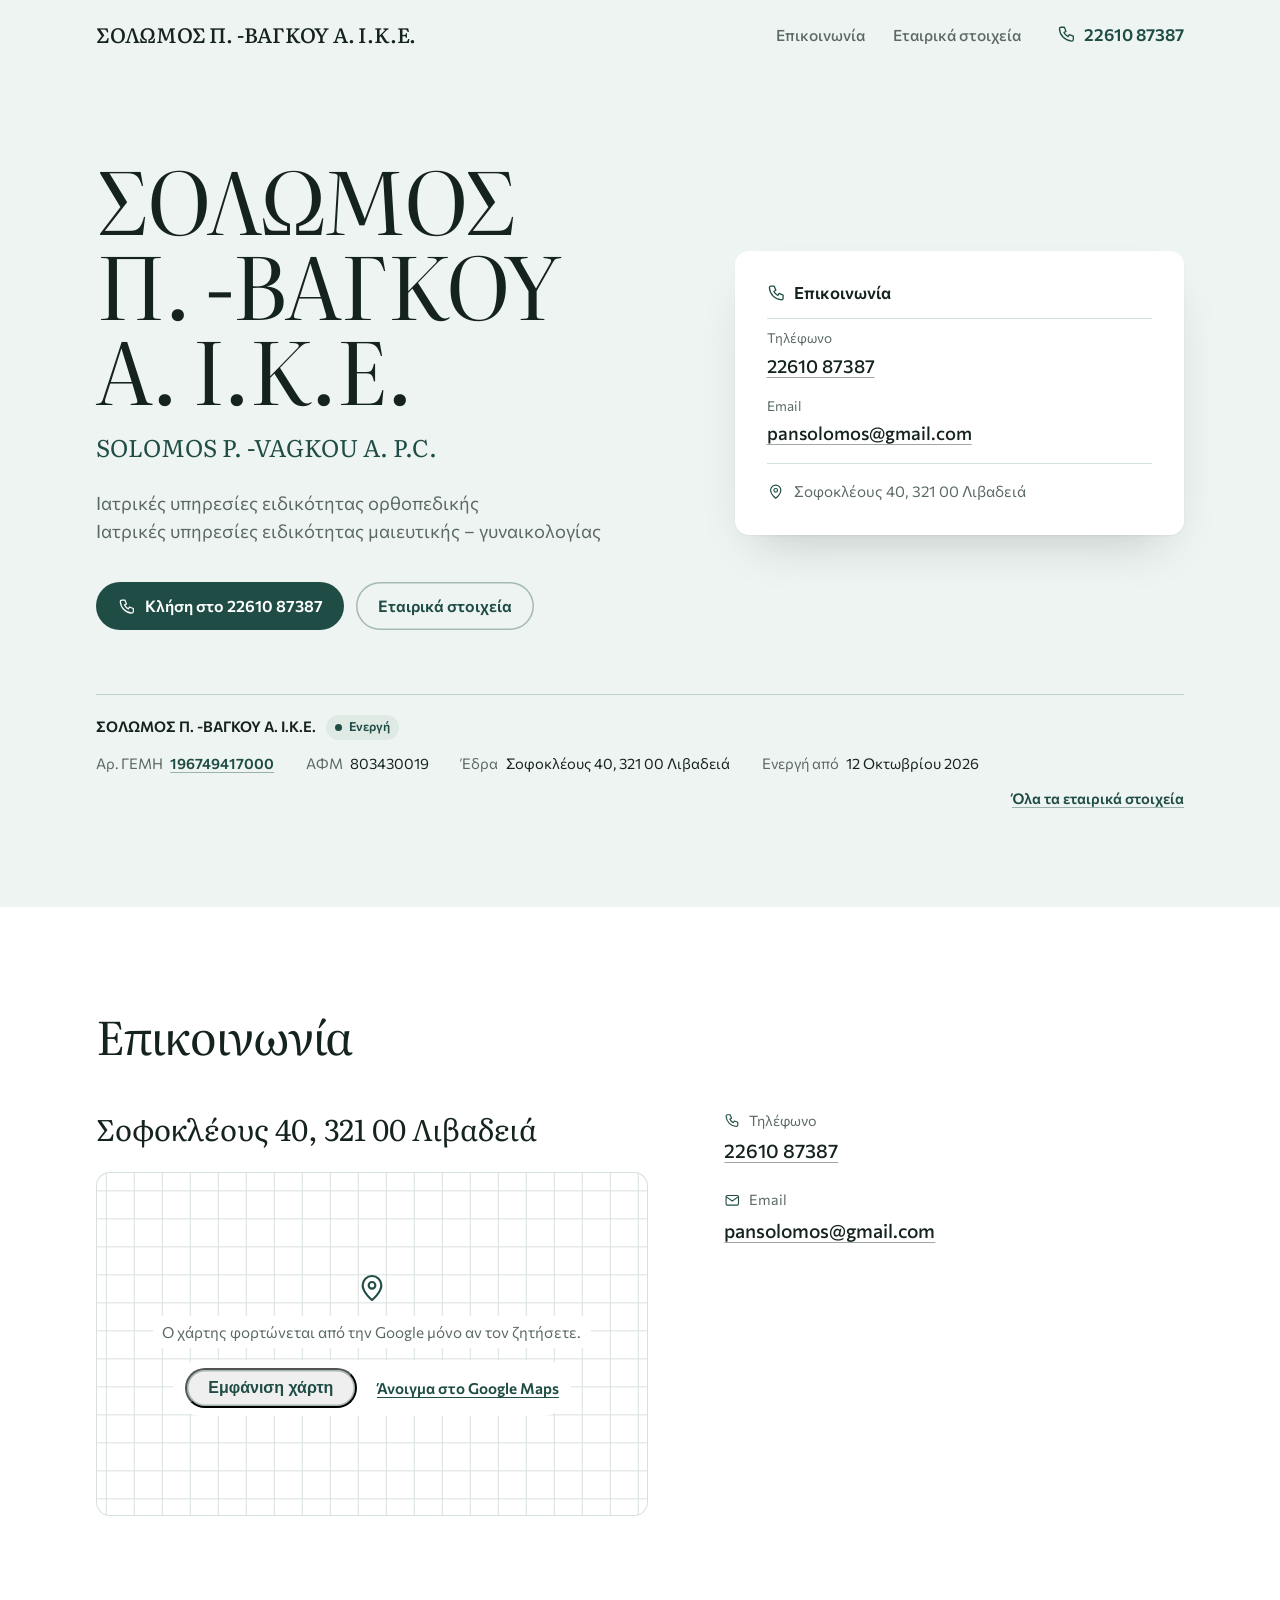
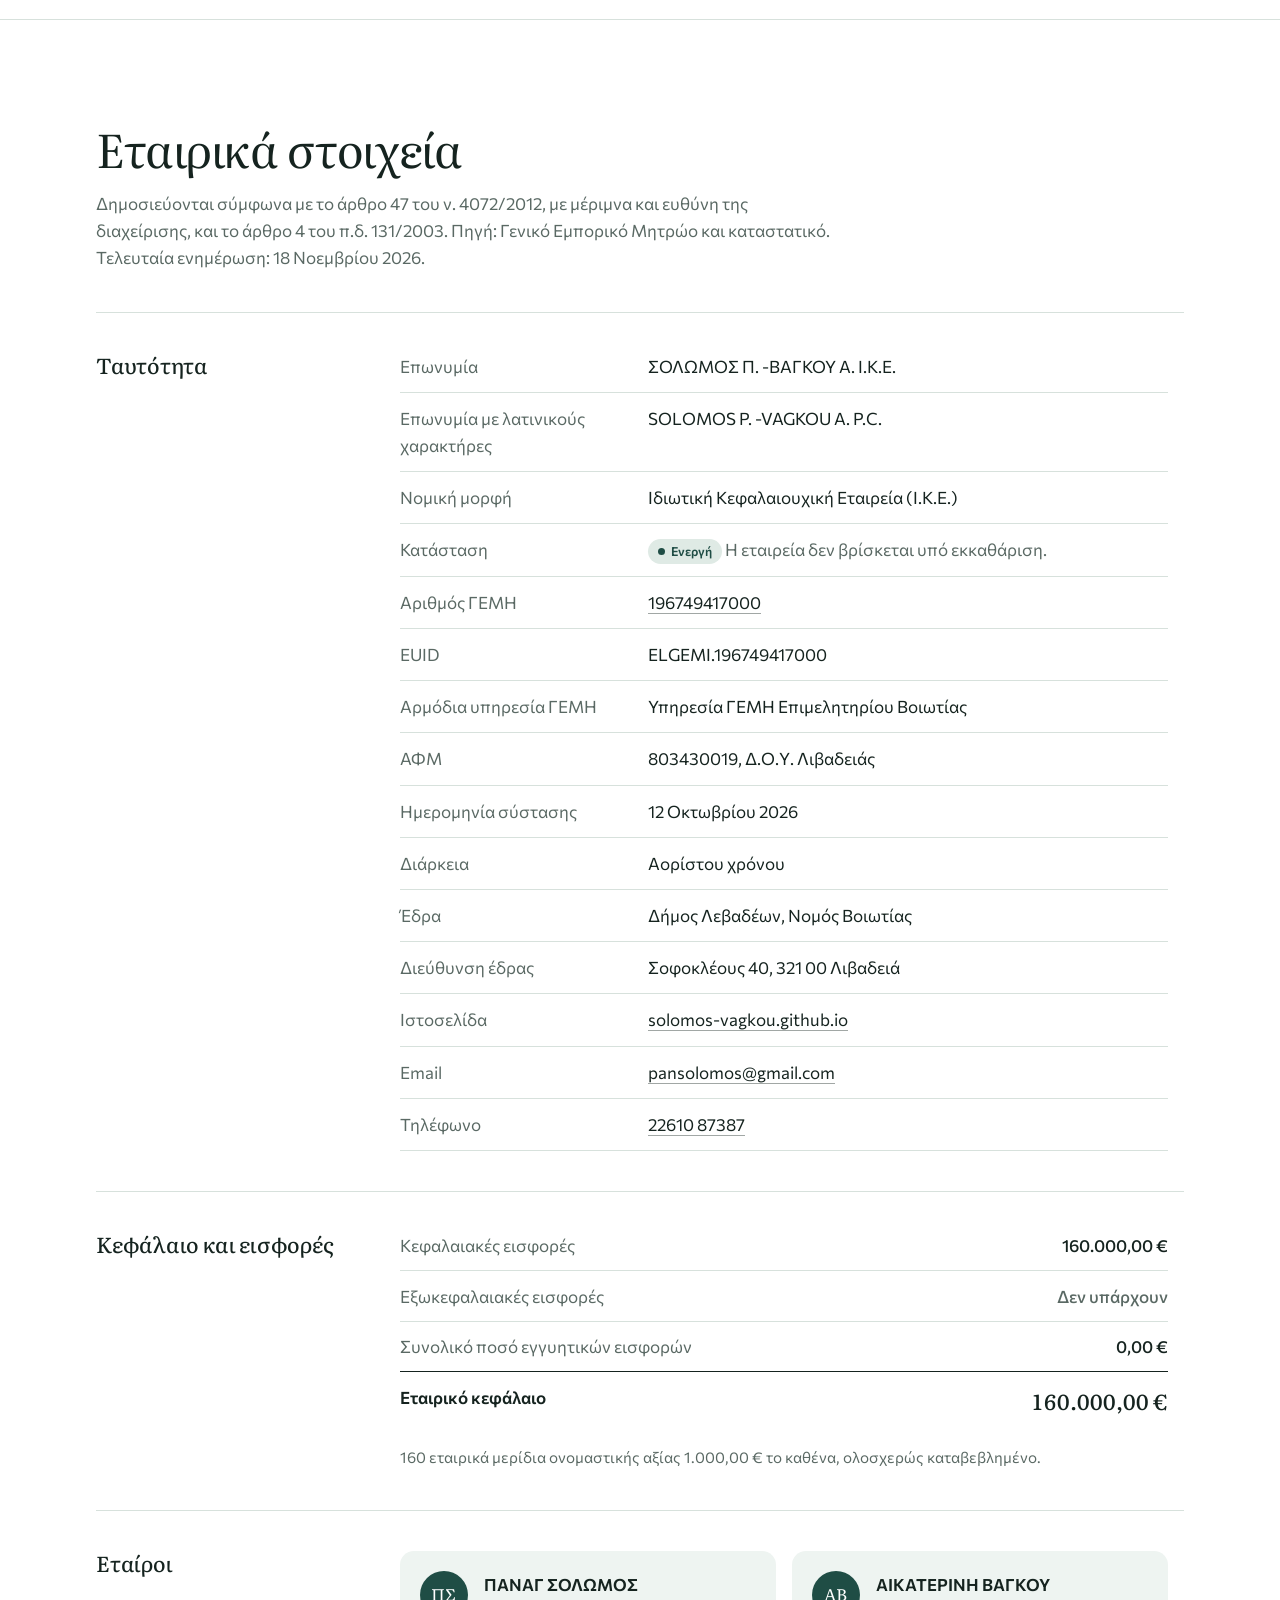
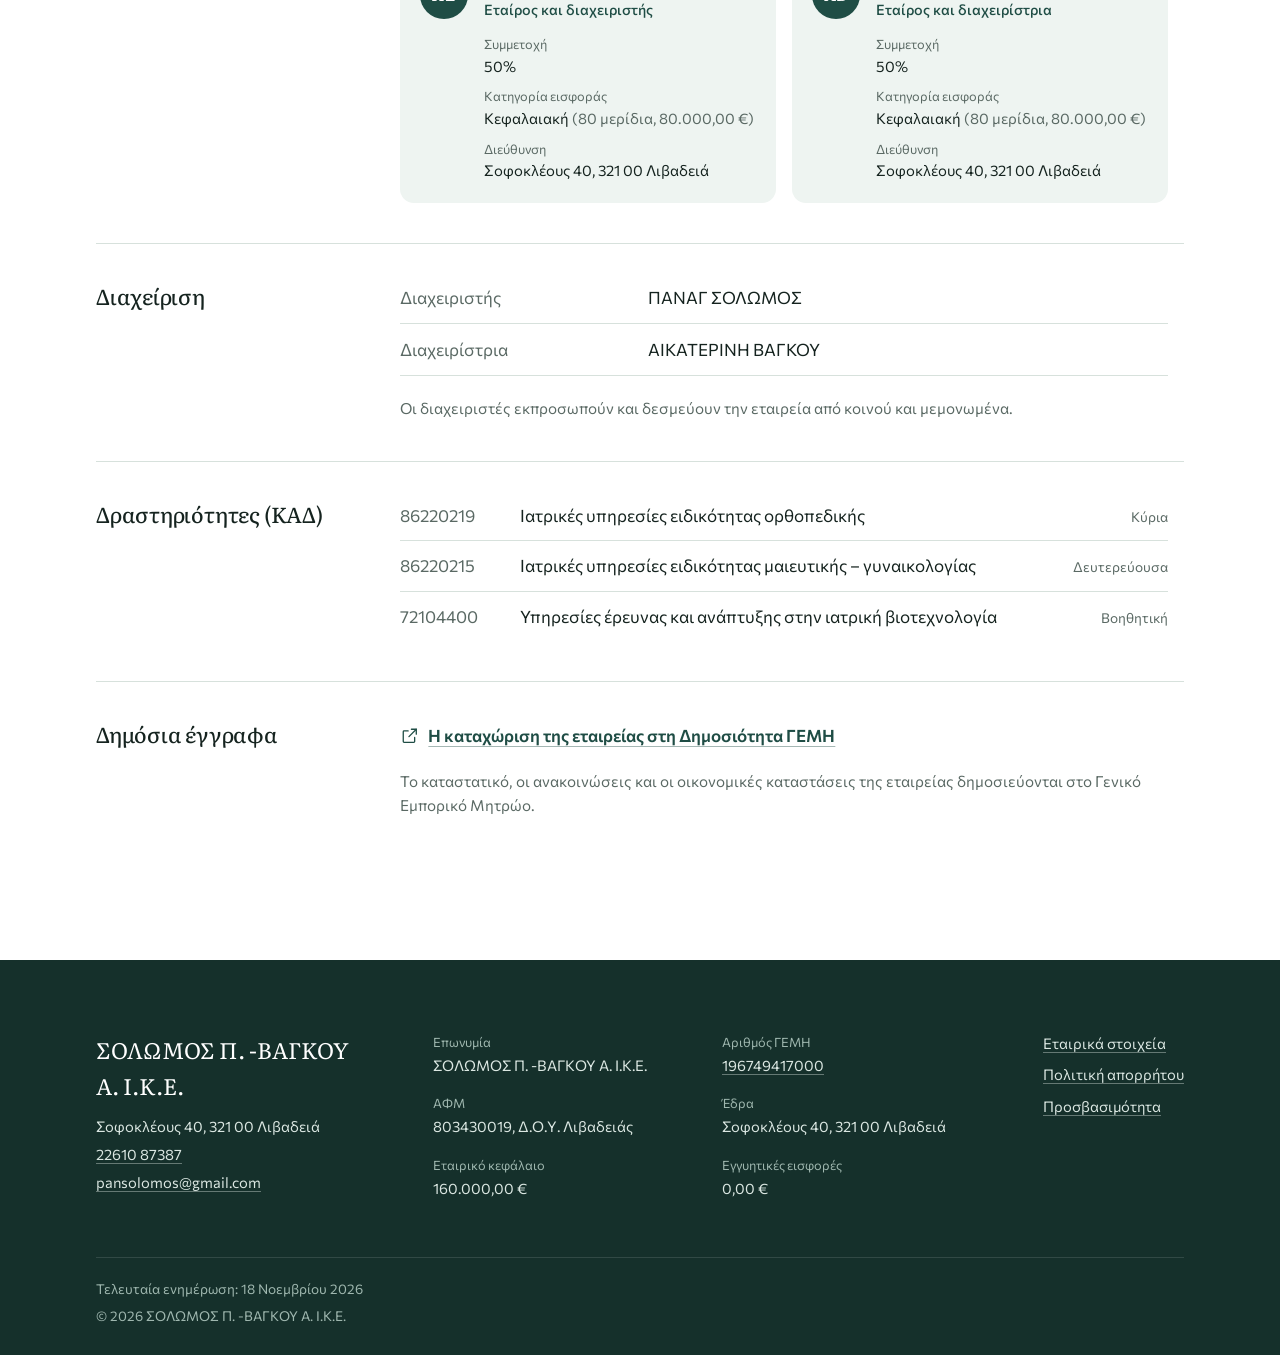
<file: index.html>
<!doctype html>
<html lang="el">
<head>
<meta charset="utf-8">
<meta name="viewport" content="width=device-width, initial-scale=1">
<title>ΣΟΛΩΜΟΣ Π. -ΒΑΓΚΟΥ Α. Ι.Κ.Ε. | ΣΟΛΩΜΟΣ Π. -ΒΑΓΚΟΥ Α. Ι.Κ.Ε.</title>
<meta name="description" content="Ορθοπεδικό και μαιευτικό – γυναικολογικό ιατρείο στη Λιβαδειά. Οι επισκέψεις γίνονται κατόπιν ραντεβού.">
<meta name="theme-color" content="#1f4d45">
<meta property="og:type" content="website">
<meta property="og:locale" content="el_GR">
<meta property="og:title" content="ΣΟΛΩΜΟΣ Π. -ΒΑΓΚΟΥ Α. Ι.Κ.Ε. | ΣΟΛΩΜΟΣ Π. -ΒΑΓΚΟΥ Α. Ι.Κ.Ε.">
<meta property="og:description" content="Ορθοπεδικό και μαιευτικό – γυναικολογικό ιατρείο στη Λιβαδειά. Οι επισκέψεις γίνονται κατόπιν ραντεβού.">
<meta property="og:url" content="https://solomos-vagkou.github.io/">
<link rel="canonical" href="https://solomos-vagkou.github.io/">
<link rel="icon" href="favicon.svg" type="image/svg+xml">
<link rel="preload" href="fonts/literata-greek-opsz-normal.woff2" as="font" type="font/woff2" crossorigin>
<link rel="preload" href="fonts/commissioner-greek-wght-normal.woff2" as="font" type="font/woff2" crossorigin>
<link rel="stylesheet" href="style.css">
<script type="application/ld+json">{"@context": "https://schema.org", "@type": "MedicalClinic", "name": "ΣΟΛΩΜΟΣ Π. -ΒΑΓΚΟΥ Α. Ι.Κ.Ε.", "legalName": "ΣΟΛΩΜΟΣ Π. -ΒΑΓΚΟΥ Α. Ι.Κ.Ε.", "url": "https://solomos-vagkou.github.io/", "email": "pansolomos@gmail.com", "vatID": "EL803430019", "identifier": {"@type": "PropertyValue", "propertyID": "ΓΕΜΗ", "value": "196749417000"}, "telephone": "+302261087387", "address": {"@type": "PostalAddress", "streetAddress": "Σοφοκλέους 40", "postalCode": "32100", "addressLocality": "Λιβαδειά", "addressCountry": "GR"}}</script>
</head>
<body>
<a class="skip" href="#main">Μετάβαση στο περιεχόμενο</a>

<header class="masthead">
  <div class="wrap masthead__bar">
    <a class="brand" href="index.html">ΣΟΛΩΜΟΣ Π. -ΒΑΓΚΟΥ Α. Ι.Κ.Ε.</a>
    <nav class="nav" aria-label="Κύρια πλοήγηση"><ul><li><a href="index.html#episkepsi">Επικοινωνία</a></li><li><a href="index.html#etairika">Εταιρικά στοιχεία</a></li></ul></nav>
    <a class="masthead__call" href="tel:+302261087387"><svg class="icon" viewBox="0 0 24 24" aria-hidden="true" focusable="false" fill="none" stroke="currentColor" stroke-width="1.6" stroke-linecap="round" stroke-linejoin="round"><path d="M5 4h4l2 5-2.5 1.5a11 11 0 0 0 5 5L15 13l5 2v4a2 2 0 0 1-2 2A16 16 0 0 1 3 6a2 2 0 0 1 2-2"/></svg><span>22610 87387</span></a>
  </div>
</header>

<main id="main">
<section class="hero">
  <div class="wrap hero__grid">
    <div class="hero__intro">
      <h1 class="hero__title">ΣΟΛΩΜΟΣ Π. -ΒΑΓΚΟΥ Α. Ι.Κ.Ε.</h1>
      <p class="hero__specialties">SOLOMOS P. -VAGKOU A. P.C.</p>
      <p class="hero__lede">Ιατρικές υπηρεσίες ειδικότητας ορθοπεδικής<br>Ιατρικές υπηρεσίες ειδικότητας μαιευτικής – γυναικολογίας</p>
      <div class="hero__actions">
        <a class="btn btn--primary" href="tel:+302261087387"><svg class="icon" viewBox="0 0 24 24" aria-hidden="true" focusable="false" fill="none" stroke="currentColor" stroke-width="1.6" stroke-linecap="round" stroke-linejoin="round"><path d="M5 4h4l2 5-2.5 1.5a11 11 0 0 0 5 5L15 13l5 2v4a2 2 0 0 1-2 2A16 16 0 0 1 3 6a2 2 0 0 1 2-2"/></svg><span>Κλήση στο <span class="num">22610 87387</span></span></a>
        <a class="btn btn--quiet" href="#etairika">Εταιρικά στοιχεία</a>
      </div>
    </div>
    <aside class="hours" aria-labelledby="contact-title">
      <div class="hours__head">
        <h2 id="contact-title"><svg class="icon" viewBox="0 0 24 24" aria-hidden="true" focusable="false" fill="none" stroke="currentColor" stroke-width="1.6" stroke-linecap="round" stroke-linejoin="round"><path d="M5 4h4l2 5-2.5 1.5a11 11 0 0 0 5 5L15 13l5 2v4a2 2 0 0 1-2 2A16 16 0 0 1 3 6a2 2 0 0 1 2-2"/></svg>Επικοινωνία</h2>
      </div>
      <dl class="contact-card">
        <div><dt>Τηλέφωνο</dt><dd><a href="tel:+302261087387">22610 87387</a></dd></div>
        <div><dt>Email</dt><dd><a href="mailto:pansolomos@gmail.com">pansolomos@gmail.com</a></dd></div>
      </dl>
      <p class="hours__address"><svg class="icon" viewBox="0 0 24 24" aria-hidden="true" focusable="false" fill="none" stroke="currentColor" stroke-width="1.6" stroke-linecap="round" stroke-linejoin="round"><path d="M12 21s-7-5.6-7-11a7 7 0 0 1 14 0c0 5.4-7 11-7 11z"/><circle cx="12" cy="10" r="2.5"/></svg><span>Σοφοκλέους 40, 321 00 Λιβαδειά</span></p>
    </aside>
  </div>
  <div class="wrap"><div class="regstrip">
  <p class="regstrip__name">ΣΟΛΩΜΟΣ Π. -ΒΑΓΚΟΥ Α. Ι.Κ.Ε. <span class="badge">Ενεργή</span></p>
  <dl class="regstrip__facts">
    <div><dt>Αρ. ΓΕΜΗ</dt><dd><a class="num" href="https://publicity.businessportal.gr/company/196749417000" target="_blank" rel="noopener" title="Επίσημη καταχώριση στη Δημοσιότητα ΓΕΜΗ">196749417000</a></dd></div>
    <div><dt>ΑΦΜ</dt><dd class="num">803430019</dd></div>
    <div><dt>Έδρα</dt><dd>Σοφοκλέους 40, 321 00 Λιβαδειά</dd></div>
    <div><dt>Ενεργή από</dt><dd>12 Οκτωβρίου 2026</dd></div>
  </dl>
  <a class="regstrip__more" href="#etairika">Όλα τα εταιρικά στοιχεία</a>
</div></div>
</section><section class="section" id="episkepsi" aria-labelledby="episkepsi-title">
  <div class="wrap">
    <h2 class="section__title" id="episkepsi-title">Επικοινωνία</h2>
    <div class="visit">
      <div class="visit__where">
        <p class="visit__address">Σοφοκλέους 40, 321 00 Λιβαδειά</p>
        
        
        <div class="map" data-src="https://maps.google.com/maps?q=%CE%A3%CE%BF%CF%86%CE%BF%CE%BA%CE%BB%CE%AD%CE%BF%CF%85%CF%82%2040%2C%20321%2000%20%CE%9B%CE%B9%CE%B2%CE%B1%CE%B4%CE%B5%CE%B9%CE%AC&amp;z=17&amp;output=embed" data-title="Χάρτης: Σοφοκλέους 40, 321 00 Λιβαδειά">
  <div class="map__consent">
    <svg class="icon" viewBox="0 0 24 24" aria-hidden="true" focusable="false" fill="none" stroke="currentColor" stroke-width="1.6" stroke-linecap="round" stroke-linejoin="round"><path d="M12 21s-7-5.6-7-11a7 7 0 0 1 14 0c0 5.4-7 11-7 11z"/><circle cx="12" cy="10" r="2.5"/></svg>
    <p>Ο χάρτης φορτώνεται από την Google μόνο αν τον ζητήσετε.</p>
    <div class="map__actions">
      <button type="button" class="btn btn--quiet" data-load-map>Εμφάνιση χάρτη</button>
      <a class="textlink" href="https://www.google.com/maps/search/?api=1&amp;query=%CE%A3%CE%BF%CF%86%CE%BF%CE%BA%CE%BB%CE%AD%CE%BF%CF%85%CF%82%2040%2C%20321%2000%20%CE%9B%CE%B9%CE%B2%CE%B1%CE%B4%CE%B5%CE%B9%CE%AC" target="_blank" rel="noopener">Άνοιγμα στο Google Maps</a>
    </div>
  </div>
</div>
      </div>
      <div class="visit__side">
        <dl class="visit__contact">
          <div><dt><svg class="icon" viewBox="0 0 24 24" aria-hidden="true" focusable="false" fill="none" stroke="currentColor" stroke-width="1.6" stroke-linecap="round" stroke-linejoin="round"><path d="M5 4h4l2 5-2.5 1.5a11 11 0 0 0 5 5L15 13l5 2v4a2 2 0 0 1-2 2A16 16 0 0 1 3 6a2 2 0 0 1 2-2"/></svg>Τηλέφωνο</dt><dd><a href="tel:+302261087387">22610 87387</a></dd></div>
          <div><dt><svg class="icon" viewBox="0 0 24 24" aria-hidden="true" focusable="false" fill="none" stroke="currentColor" stroke-width="1.6" stroke-linecap="round" stroke-linejoin="round"><rect x="3" y="5" width="18" height="14" rx="2"/><path d="m3.5 7 8.5 6 8.5-6"/></svg>Email</dt><dd><a href="mailto:pansolomos@gmail.com">pansolomos@gmail.com</a></dd></div>
          
        </dl>
        
      </div>
    </div>
  </div>
</section><section class="section registry" id="etairika" aria-labelledby="etairika-title">
  <div class="wrap">
    <header class="registry__head">
      <h2 class="section__title" id="etairika-title">Εταιρικά στοιχεία</h2>
      <p>Δημοσιεύονται σύμφωνα με το άρθρο 47 του ν. 4072/2012, με μέριμνα και ευθύνη της διαχείρισης, και το άρθρο 4 του π.δ. 131/2003.
      Πηγή: Γενικό Εμπορικό Μητρώο και καταστατικό. Τελευταία ενημέρωση: 18 Νοεμβρίου 2026.</p>
    </header>
    <div class="registry__block"><h3>Ταυτότητα</h3><div><dl class="facts"><div><dt>Επωνυμία</dt><dd>ΣΟΛΩΜΟΣ Π. -ΒΑΓΚΟΥ Α. Ι.Κ.Ε.</dd></div><div><dt>Επωνυμία με λατινικούς χαρακτήρες</dt><dd>SOLOMOS P. -VAGKOU A. P.C.</dd></div><div><dt>Νομική μορφή</dt><dd>Ιδιωτική Κεφαλαιουχική Εταιρεία (Ι.Κ.Ε.)</dd></div><div><dt>Κατάσταση</dt><dd><span class="badge">Ενεργή</span> <span class="muted">Η εταιρεία δεν βρίσκεται υπό εκκαθάριση.</span></dd></div><div><dt>Αριθμός ΓΕΜΗ</dt><dd><a class="num" href="https://publicity.businessportal.gr/company/196749417000" target="_blank" rel="noopener" title="Επίσημη καταχώριση στη Δημοσιότητα ΓΕΜΗ">196749417000</a></dd></div><div><dt>EUID</dt><dd><span class="num">ELGEMI.196749417000</span></dd></div><div><dt>Αρμόδια υπηρεσία ΓΕΜΗ</dt><dd>Υπηρεσία ΓΕΜΗ Επιμελητηρίου Βοιωτίας</dd></div><div><dt>ΑΦΜ</dt><dd><span class="num">803430019</span>, Δ.Ο.Υ. Λιβαδειάς</dd></div><div><dt>Ημερομηνία σύστασης</dt><dd>12 Οκτωβρίου 2026</dd></div><div><dt>Διάρκεια</dt><dd>Αορίστου χρόνου</dd></div><div><dt>Έδρα</dt><dd>Δήμος Λεβαδέων, Νομός Βοιωτίας</dd></div><div><dt>Διεύθυνση έδρας</dt><dd>Σοφοκλέους 40, 321 00 Λιβαδειά</dd></div><div><dt>Ιστοσελίδα</dt><dd><a href="https://solomos-vagkou.github.io/">solomos-vagkou.github.io</a></dd></div><div><dt>Email</dt><dd><a href="mailto:pansolomos@gmail.com">pansolomos@gmail.com</a></dd></div><div><dt>Τηλέφωνο</dt><dd><a href="tel:+302261087387">22610 87387</a></dd></div></dl></div></div><div class="registry__block"><h3>Κεφάλαιο και εισφορές</h3><div><dl class="ledger">
  <div><dt>Κεφαλαιακές εισφορές</dt><dd><span class="num">160.000,00 €</span></dd></div>
  <div><dt>Εξωκεφαλαιακές εισφορές</dt><dd><span class="muted">Δεν υπάρχουν</span></dd></div>
  <div><dt>Συνολικό ποσό εγγυητικών εισφορών</dt><dd><span class="num">0,00 €</span></dd></div>
  <div class="ledger__total"><dt>Εταιρικό κεφάλαιο</dt><dd><span class="num">160.000,00 €</span></dd></div>
</dl>
<p class="note">160 εταιρικά μερίδια ονομαστικής αξίας 1.000,00 € το καθένα, ολοσχερώς καταβεβλημένο.</p></div></div><div class="registry__block"><h3>Εταίροι</h3><div><ul class="partners"><li class="partner">
  <span class="partner__avatar" aria-hidden="true">ΠΣ</span>
  <div class="partner__body">
    <p class="partner__name">ΠΑΝΑΓ ΣΟΛΩΜΟΣ</p>
    <p class="partner__role">Εταίρος και διαχειριστής</p>
    <dl class="partner__facts">
      <div><dt>Συμμετοχή</dt><dd class="num">50%</dd></div>
      <div><dt>Κατηγορία εισφοράς</dt><dd>Κεφαλαιακή <span class="muted">(80 μερίδια, 80.000,00 €)</span></dd></div>
      <div><dt>Διεύθυνση</dt><dd>Σοφοκλέους 40, 321 00 Λιβαδειά</dd></div>
    </dl>
  </div>
</li><li class="partner">
  <span class="partner__avatar" aria-hidden="true">ΑΒ</span>
  <div class="partner__body">
    <p class="partner__name">ΑΙΚΑΤΕΡΙΝΗ ΒΑΓΚΟΥ</p>
    <p class="partner__role">Εταίρος και διαχειρίστρια</p>
    <dl class="partner__facts">
      <div><dt>Συμμετοχή</dt><dd class="num">50%</dd></div>
      <div><dt>Κατηγορία εισφοράς</dt><dd>Κεφαλαιακή <span class="muted">(80 μερίδια, 80.000,00 €)</span></dd></div>
      <div><dt>Διεύθυνση</dt><dd>Σοφοκλέους 40, 321 00 Λιβαδειά</dd></div>
    </dl>
  </div>
</li></ul></div></div><div class="registry__block"><h3>Διαχείριση</h3><div><dl class="facts"><div><dt>Διαχειριστής</dt><dd>ΠΑΝΑΓ ΣΟΛΩΜΟΣ</dd></div><div><dt>Διαχειρίστρια</dt><dd>ΑΙΚΑΤΕΡΙΝΗ ΒΑΓΚΟΥ</dd></div></dl><p class="note">Οι διαχειριστές εκπροσωπούν και δεσμεύουν την εταιρεία από κοινού και μεμονωμένα.</p></div></div><div class="registry__block"><h3>Δραστηριότητες (ΚΑΔ)</h3><div><ul class="kad"><li><span class="num kad__code">86220219</span><span>Ιατρικές υπηρεσίες ειδικότητας ορθοπεδικής</span><span class="kad__type">Κύρια</span></li><li><span class="num kad__code">86220215</span><span>Ιατρικές υπηρεσίες ειδικότητας μαιευτικής – γυναικολογίας</span><span class="kad__type">Δευτερεύουσα</span></li><li><span class="num kad__code">72104400</span><span>Υπηρεσίες έρευνας και ανάπτυξης στην ιατρική βιοτεχνολογία</span><span class="kad__type">Βοηθητική</span></li></ul></div></div><div class="registry__block"><h3>Δημόσια έγγραφα</h3><div><ul class="docs"><li><a href="https://publicity.businessportal.gr/company/196749417000" target="_blank" rel="noopener"><svg class="icon" viewBox="0 0 24 24" aria-hidden="true" focusable="false" fill="none" stroke="currentColor" stroke-width="1.6" stroke-linecap="round" stroke-linejoin="round"><path d="M14 4h6v6"/><path d="M20 4 11 13"/><path d="M18 14v5a1 1 0 0 1-1 1H5a1 1 0 0 1-1-1V7a1 1 0 0 1 1-1h5"/></svg>Η καταχώριση της εταιρείας στη Δημοσιότητα ΓΕΜΗ</a></li></ul><p class="note">Το καταστατικό, οι ανακοινώσεις και οι οικονομικές καταστάσεις της εταιρείας δημοσιεύονται στο Γενικό Εμπορικό Μητρώο.</p></div></div>
  </div>
</section>
</main>
<footer class="footer">
  <div class="wrap footer__grid">
    <div class="footer__contact">
      <p class="footer__name">ΣΟΛΩΜΟΣ Π. -ΒΑΓΚΟΥ Α. Ι.Κ.Ε.</p>
      <p>Σοφοκλέους 40, 321 00 Λιβαδειά</p>
      <p><a href="tel:+302261087387">22610 87387</a></p>
      <p><a href="mailto:pansolomos@gmail.com">pansolomos@gmail.com</a></p>
    </div>
    <dl class="footer__legal">
      <div><dt>Επωνυμία</dt><dd>ΣΟΛΩΜΟΣ Π. -ΒΑΓΚΟΥ Α. Ι.Κ.Ε.</dd></div>
      <div><dt>Αριθμός ΓΕΜΗ</dt><dd><a class="num" href="https://publicity.businessportal.gr/company/196749417000" target="_blank" rel="noopener" title="Επίσημη καταχώριση στη Δημοσιότητα ΓΕΜΗ">196749417000</a></dd></div>
      <div><dt>ΑΦΜ</dt><dd><span class="num">803430019</span>, Δ.Ο.Υ. Λιβαδειάς</dd></div>
      <div><dt>Έδρα</dt><dd>Σοφοκλέους 40, 321 00 Λιβαδειά</dd></div>
      <div><dt>Εταιρικό κεφάλαιο</dt><dd><span class="num">160.000,00 €</span></dd></div>
      <div><dt>Εγγυητικές εισφορές</dt><dd><span class="num">0,00 €</span></dd></div>
      
    </dl>
    <ul class="footer__links">
      <li><a href="index.html#etairika">Εταιρικά στοιχεία</a></li>
      <li><a href="aporrito.html">Πολιτική απορρήτου</a></li>
      <li><a href="prosvasimotita.html">Προσβασιμότητα</a></li>
    </ul>
  </div>
  <div class="wrap">
    <div class="footer__base">
      
      <p>Τελευταία ενημέρωση: 18 Νοεμβρίου 2026</p>
      
      <p>© 2026 ΣΟΛΩΜΟΣ Π. -ΒΑΓΚΟΥ Α. Ι.Κ.Ε.</p>
    </div>
  </div>
</footer>
<div class="callbar" aria-label="Γρήγορες ενέργειες"><a class="callbar__call" href="tel:+302261087387"><svg class="icon" viewBox="0 0 24 24" aria-hidden="true" focusable="false" fill="none" stroke="currentColor" stroke-width="1.6" stroke-linecap="round" stroke-linejoin="round"><path d="M5 4h4l2 5-2.5 1.5a11 11 0 0 0 5 5L15 13l5 2v4a2 2 0 0 1-2 2A16 16 0 0 1 3 6a2 2 0 0 1 2-2"/></svg>Κλήση</a><a class="callbar__map" href="https://www.google.com/maps/search/?api=1&amp;query=%CE%A3%CE%BF%CF%86%CE%BF%CE%BA%CE%BB%CE%AD%CE%BF%CF%85%CF%82%2040%2C%20321%2000%20%CE%9B%CE%B9%CE%B2%CE%B1%CE%B4%CE%B5%CE%B9%CE%AC" target="_blank" rel="noopener"><svg class="icon" viewBox="0 0 24 24" aria-hidden="true" focusable="false" fill="none" stroke="currentColor" stroke-width="1.6" stroke-linecap="round" stroke-linejoin="round"><path d="M12 21s-7-5.6-7-11a7 7 0 0 1 14 0c0 5.4-7 11-7 11z"/><circle cx="12" cy="10" r="2.5"/></svg>Οδηγίες</a></div>
<script>
(function () {
  var row = document.querySelector('.hours tr[data-day="' + new Date().getDay() + '"]');
  if (row) {
    row.classList.add('is-today');
    row.setAttribute('aria-current', 'date');
    var tag = document.createElement('span');
    tag.className = 'hours__today';
    tag.textContent = 'Σήμερα';
    row.querySelector('th').appendChild(tag);
  }
  document.querySelectorAll('[data-load-map]').forEach(function (button) {
    button.addEventListener('click', function () {
      var box = button.closest('.map');
      var frame = document.createElement('iframe');
      frame.src = box.getAttribute('data-src');
      frame.title = box.getAttribute('data-title');
      frame.loading = 'lazy';
      frame.referrerPolicy = 'no-referrer-when-downgrade';
      box.classList.add('is-loaded');
      box.replaceChildren(frame);
    });
  });
})();
</script>
</body>
</html>
</file>
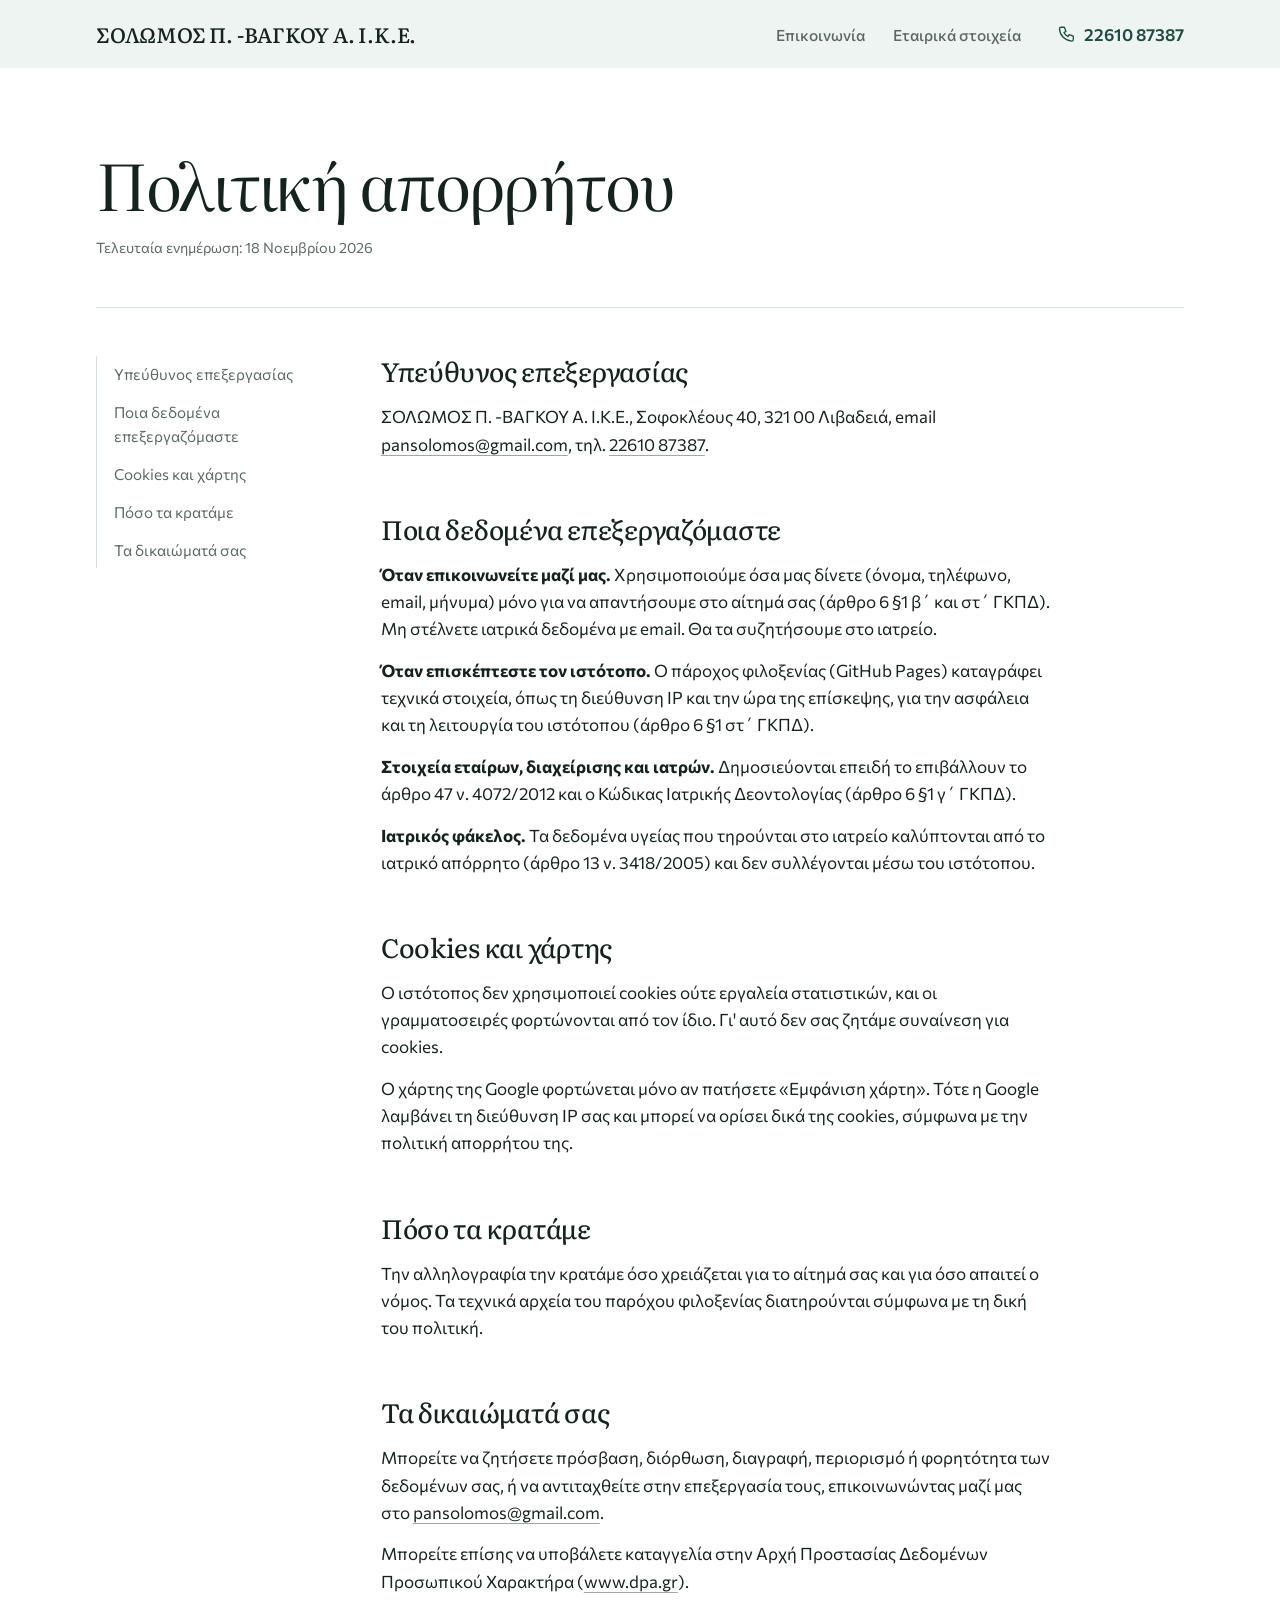
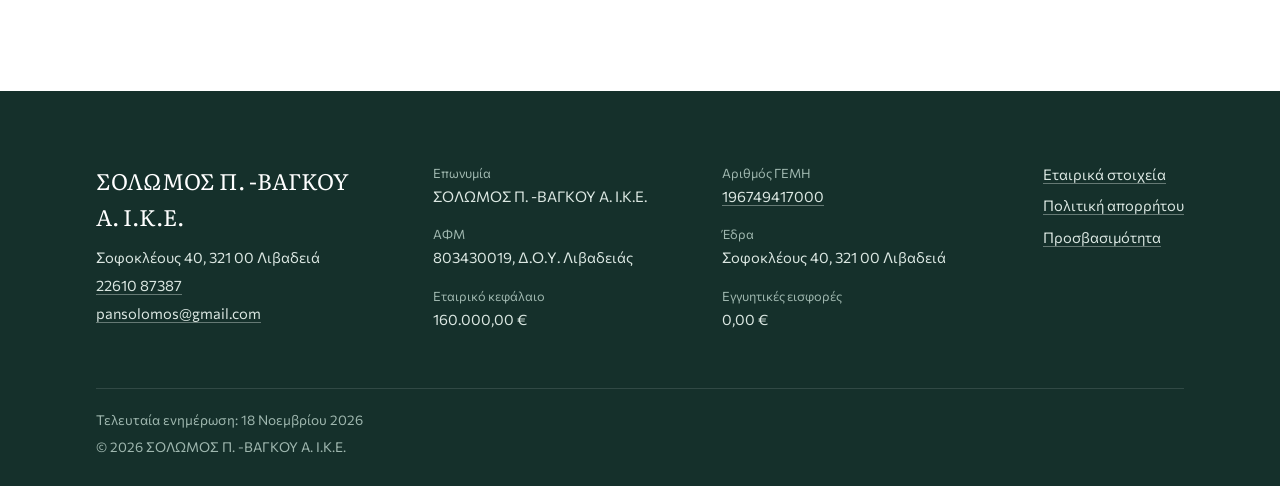
<file: aporrito.html>
<!doctype html>
<html lang="el">
<head>
<meta charset="utf-8">
<meta name="viewport" content="width=device-width, initial-scale=1">
<title>Πολιτική απορρήτου | ΣΟΛΩΜΟΣ Π. -ΒΑΓΚΟΥ Α. Ι.Κ.Ε.</title>
<meta name="description" content="Πώς τα ΣΟΛΩΜΟΣ Π. -ΒΑΓΚΟΥ Α. Ι.Κ.Ε. επεξεργάζονται προσωπικά δεδομένα.">
<meta name="theme-color" content="#1f4d45">
<meta property="og:type" content="website">
<meta property="og:locale" content="el_GR">
<meta property="og:title" content="Πολιτική απορρήτου | ΣΟΛΩΜΟΣ Π. -ΒΑΓΚΟΥ Α. Ι.Κ.Ε.">
<meta property="og:description" content="Πώς τα ΣΟΛΩΜΟΣ Π. -ΒΑΓΚΟΥ Α. Ι.Κ.Ε. επεξεργάζονται προσωπικά δεδομένα.">
<meta property="og:url" content="https://solomos-vagkou.github.io/aporrito.html">
<link rel="canonical" href="https://solomos-vagkou.github.io/aporrito.html">
<link rel="icon" href="favicon.svg" type="image/svg+xml">
<link rel="preload" href="fonts/literata-greek-opsz-normal.woff2" as="font" type="font/woff2" crossorigin>
<link rel="preload" href="fonts/commissioner-greek-wght-normal.woff2" as="font" type="font/woff2" crossorigin>
<link rel="stylesheet" href="style.css">

</head>
<body>
<a class="skip" href="#main">Μετάβαση στο περιεχόμενο</a>

<header class="masthead">
  <div class="wrap masthead__bar">
    <a class="brand" href="index.html">ΣΟΛΩΜΟΣ Π. -ΒΑΓΚΟΥ Α. Ι.Κ.Ε.</a>
    <nav class="nav" aria-label="Κύρια πλοήγηση"><ul><li><a href="index.html#episkepsi">Επικοινωνία</a></li><li><a href="index.html#etairika">Εταιρικά στοιχεία</a></li></ul></nav>
    <a class="masthead__call" href="tel:+302261087387"><svg class="icon" viewBox="0 0 24 24" aria-hidden="true" focusable="false" fill="none" stroke="currentColor" stroke-width="1.6" stroke-linecap="round" stroke-linejoin="round"><path d="M5 4h4l2 5-2.5 1.5a11 11 0 0 0 5 5L15 13l5 2v4a2 2 0 0 1-2 2A16 16 0 0 1 3 6a2 2 0 0 1 2-2"/></svg><span>22610 87387</span></a>
  </div>
</header>

<main id="main">
<div class="doc wrap">
  <header class="doc__head">
    <h1>Πολιτική απορρήτου</h1>
    
    <p class="doc__meta">Τελευταία ενημέρωση: 18 Νοεμβρίου 2026</p>
  </header>
  <div class="doc__body">
    <nav class="doc__toc" aria-label="Περιεχόμενα σελίδας"><ul><li><a href="#ypeythynos">Υπεύθυνος επεξεργασίας</a></li><li><a href="#dedomena">Ποια δεδομένα επεξεργαζόμαστε</a></li><li><a href="#cookies">Cookies και χάρτης</a></li><li><a href="#diatirisi">Πόσο τα κρατάμε</a></li><li><a href="#dikaiomata">Τα δικαιώματά σας</a></li></ul></nav>
    <div class="doc__content"><section class="doc__section" id="ypeythynos" aria-labelledby="ypeythynos-t"><h2 id="ypeythynos-t">Υπεύθυνος επεξεργασίας</h2><p>ΣΟΛΩΜΟΣ Π. -ΒΑΓΚΟΥ Α. Ι.Κ.Ε., Σοφοκλέους 40, 321 00 Λιβαδειά, email <a href="mailto:pansolomos@gmail.com">pansolomos@gmail.com</a>, τηλ. <a href="tel:+302261087387">22610 87387</a>.</p></section><section class="doc__section" id="dedomena" aria-labelledby="dedomena-t"><h2 id="dedomena-t">Ποια δεδομένα επεξεργαζόμαστε</h2><p><strong>Όταν επικοινωνείτε μαζί μας.</strong> Χρησιμοποιούμε όσα μας δίνετε (όνομα, τηλέφωνο, email, μήνυμα) μόνο για να απαντήσουμε στο αίτημά σας (άρθρο 6 §1 β΄ και στ΄ ΓΚΠΔ). Μη στέλνετε ιατρικά δεδομένα με email. Θα τα συζητήσουμε στο ιατρείο.</p><p><strong>Όταν επισκέπτεστε τον ιστότοπο.</strong> Ο πάροχος φιλοξενίας (GitHub Pages) καταγράφει τεχνικά στοιχεία, όπως τη διεύθυνση IP και την ώρα της επίσκεψης, για την ασφάλεια και τη λειτουργία του ιστότοπου (άρθρο 6 §1 στ΄ ΓΚΠΔ).</p><p><strong>Στοιχεία εταίρων, διαχείρισης και ιατρών.</strong> Δημοσιεύονται επειδή το επιβάλλουν το άρθρο 47 ν. 4072/2012 και ο Κώδικας Ιατρικής Δεοντολογίας (άρθρο 6 §1 γ΄ ΓΚΠΔ).</p><p><strong>Ιατρικός φάκελος.</strong> Τα δεδομένα υγείας που τηρούνται στο ιατρείο καλύπτονται από το ιατρικό απόρρητο (άρθρο 13 ν. 3418/2005) και δεν συλλέγονται μέσω του ιστότοπου.</p></section><section class="doc__section" id="cookies" aria-labelledby="cookies-t"><h2 id="cookies-t">Cookies και χάρτης</h2><p>Ο ιστότοπος δεν χρησιμοποιεί cookies ούτε εργαλεία στατιστικών, και οι γραμματοσειρές φορτώνονται από τον ίδιο. Γι' αυτό δεν σας ζητάμε συναίνεση για cookies.</p><p>Ο χάρτης της Google φορτώνεται μόνο αν πατήσετε «Εμφάνιση χάρτη». Τότε η Google λαμβάνει τη διεύθυνση IP σας και μπορεί να ορίσει δικά της cookies, σύμφωνα με την πολιτική απορρήτου της.</p></section><section class="doc__section" id="diatirisi" aria-labelledby="diatirisi-t"><h2 id="diatirisi-t">Πόσο τα κρατάμε</h2><p>Την αλληλογραφία την κρατάμε όσο χρειάζεται για το αίτημά σας και για όσο απαιτεί ο νόμος. Τα τεχνικά αρχεία του παρόχου φιλοξενίας διατηρούνται σύμφωνα με τη δική του πολιτική.</p></section><section class="doc__section" id="dikaiomata" aria-labelledby="dikaiomata-t"><h2 id="dikaiomata-t">Τα δικαιώματά σας</h2><p>Μπορείτε να ζητήσετε πρόσβαση, διόρθωση, διαγραφή, περιορισμό ή φορητότητα των δεδομένων σας, ή να αντιταχθείτε στην επεξεργασία τους, επικοινωνώντας μαζί μας στο <a href="mailto:pansolomos@gmail.com">pansolomos@gmail.com</a>.</p><p>Μπορείτε επίσης να υποβάλετε καταγγελία στην Αρχή Προστασίας Δεδομένων Προσωπικού Χαρακτήρα (<a href="https://www.dpa.gr">www.dpa.gr</a>).</p></section></div>
  </div>
</div>
</main>
<footer class="footer">
  <div class="wrap footer__grid">
    <div class="footer__contact">
      <p class="footer__name">ΣΟΛΩΜΟΣ Π. -ΒΑΓΚΟΥ Α. Ι.Κ.Ε.</p>
      <p>Σοφοκλέους 40, 321 00 Λιβαδειά</p>
      <p><a href="tel:+302261087387">22610 87387</a></p>
      <p><a href="mailto:pansolomos@gmail.com">pansolomos@gmail.com</a></p>
    </div>
    <dl class="footer__legal">
      <div><dt>Επωνυμία</dt><dd>ΣΟΛΩΜΟΣ Π. -ΒΑΓΚΟΥ Α. Ι.Κ.Ε.</dd></div>
      <div><dt>Αριθμός ΓΕΜΗ</dt><dd><a class="num" href="https://publicity.businessportal.gr/company/196749417000" target="_blank" rel="noopener" title="Επίσημη καταχώριση στη Δημοσιότητα ΓΕΜΗ">196749417000</a></dd></div>
      <div><dt>ΑΦΜ</dt><dd><span class="num">803430019</span>, Δ.Ο.Υ. Λιβαδειάς</dd></div>
      <div><dt>Έδρα</dt><dd>Σοφοκλέους 40, 321 00 Λιβαδειά</dd></div>
      <div><dt>Εταιρικό κεφάλαιο</dt><dd><span class="num">160.000,00 €</span></dd></div>
      <div><dt>Εγγυητικές εισφορές</dt><dd><span class="num">0,00 €</span></dd></div>
      
    </dl>
    <ul class="footer__links">
      <li><a href="index.html#etairika">Εταιρικά στοιχεία</a></li>
      <li><a href="aporrito.html">Πολιτική απορρήτου</a></li>
      <li><a href="prosvasimotita.html">Προσβασιμότητα</a></li>
    </ul>
  </div>
  <div class="wrap">
    <div class="footer__base">
      
      <p>Τελευταία ενημέρωση: 18 Νοεμβρίου 2026</p>
      
      <p>© 2026 ΣΟΛΩΜΟΣ Π. -ΒΑΓΚΟΥ Α. Ι.Κ.Ε.</p>
    </div>
  </div>
</footer>
<div class="callbar" aria-label="Γρήγορες ενέργειες"><a class="callbar__call" href="tel:+302261087387"><svg class="icon" viewBox="0 0 24 24" aria-hidden="true" focusable="false" fill="none" stroke="currentColor" stroke-width="1.6" stroke-linecap="round" stroke-linejoin="round"><path d="M5 4h4l2 5-2.5 1.5a11 11 0 0 0 5 5L15 13l5 2v4a2 2 0 0 1-2 2A16 16 0 0 1 3 6a2 2 0 0 1 2-2"/></svg>Κλήση</a><a class="callbar__map" href="https://www.google.com/maps/search/?api=1&amp;query=%CE%A3%CE%BF%CF%86%CE%BF%CE%BA%CE%BB%CE%AD%CE%BF%CF%85%CF%82%2040%2C%20321%2000%20%CE%9B%CE%B9%CE%B2%CE%B1%CE%B4%CE%B5%CE%B9%CE%AC" target="_blank" rel="noopener"><svg class="icon" viewBox="0 0 24 24" aria-hidden="true" focusable="false" fill="none" stroke="currentColor" stroke-width="1.6" stroke-linecap="round" stroke-linejoin="round"><path d="M12 21s-7-5.6-7-11a7 7 0 0 1 14 0c0 5.4-7 11-7 11z"/><circle cx="12" cy="10" r="2.5"/></svg>Οδηγίες</a></div>
<script>
(function () {
  var row = document.querySelector('.hours tr[data-day="' + new Date().getDay() + '"]');
  if (row) {
    row.classList.add('is-today');
    row.setAttribute('aria-current', 'date');
    var tag = document.createElement('span');
    tag.className = 'hours__today';
    tag.textContent = 'Σήμερα';
    row.querySelector('th').appendChild(tag);
  }
  document.querySelectorAll('[data-load-map]').forEach(function (button) {
    button.addEventListener('click', function () {
      var box = button.closest('.map');
      var frame = document.createElement('iframe');
      frame.src = box.getAttribute('data-src');
      frame.title = box.getAttribute('data-title');
      frame.loading = 'lazy';
      frame.referrerPolicy = 'no-referrer-when-downgrade';
      box.classList.add('is-loaded');
      box.replaceChildren(frame);
    });
  });
})();
</script>
</body>
</html>
</file>
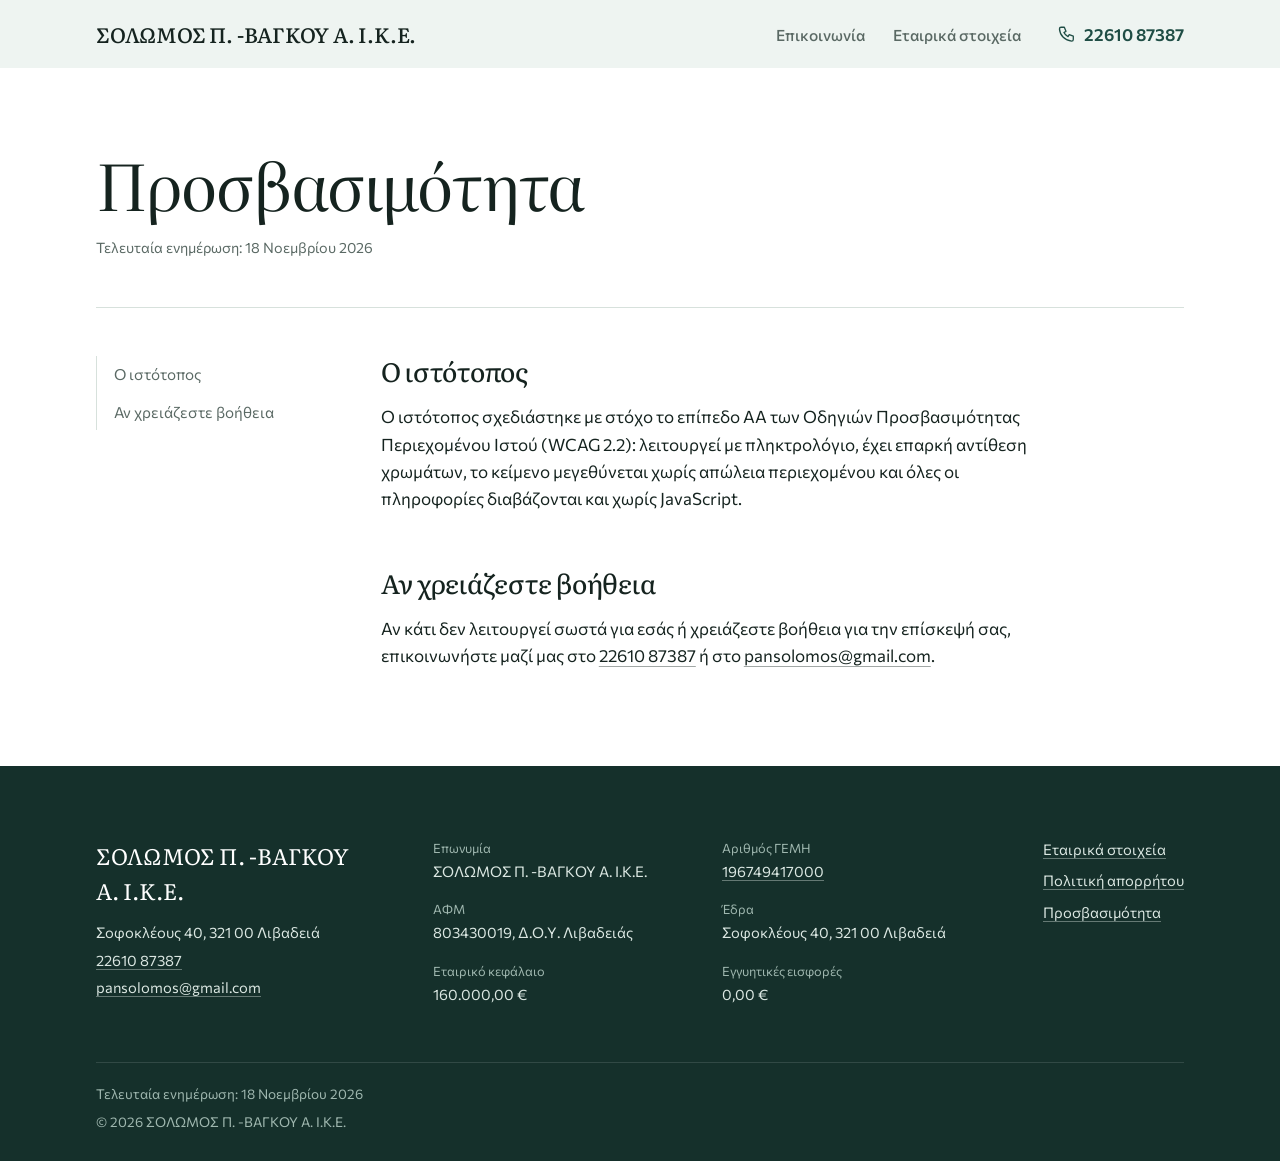
<file: prosvasimotita.html>
<!doctype html>
<html lang="el">
<head>
<meta charset="utf-8">
<meta name="viewport" content="width=device-width, initial-scale=1">
<title>Προσβασιμότητα | ΣΟΛΩΜΟΣ Π. -ΒΑΓΚΟΥ Α. Ι.Κ.Ε.</title>
<meta name="description" content="Δήλωση προσβασιμότητας: ΣΟΛΩΜΟΣ Π. -ΒΑΓΚΟΥ Α. Ι.Κ.Ε..">
<meta name="theme-color" content="#1f4d45">
<meta property="og:type" content="website">
<meta property="og:locale" content="el_GR">
<meta property="og:title" content="Προσβασιμότητα | ΣΟΛΩΜΟΣ Π. -ΒΑΓΚΟΥ Α. Ι.Κ.Ε.">
<meta property="og:description" content="Δήλωση προσβασιμότητας: ΣΟΛΩΜΟΣ Π. -ΒΑΓΚΟΥ Α. Ι.Κ.Ε..">
<meta property="og:url" content="https://solomos-vagkou.github.io/prosvasimotita.html">
<link rel="canonical" href="https://solomos-vagkou.github.io/prosvasimotita.html">
<link rel="icon" href="favicon.svg" type="image/svg+xml">
<link rel="preload" href="fonts/literata-greek-opsz-normal.woff2" as="font" type="font/woff2" crossorigin>
<link rel="preload" href="fonts/commissioner-greek-wght-normal.woff2" as="font" type="font/woff2" crossorigin>
<link rel="stylesheet" href="style.css">

</head>
<body>
<a class="skip" href="#main">Μετάβαση στο περιεχόμενο</a>

<header class="masthead">
  <div class="wrap masthead__bar">
    <a class="brand" href="index.html">ΣΟΛΩΜΟΣ Π. -ΒΑΓΚΟΥ Α. Ι.Κ.Ε.</a>
    <nav class="nav" aria-label="Κύρια πλοήγηση"><ul><li><a href="index.html#episkepsi">Επικοινωνία</a></li><li><a href="index.html#etairika">Εταιρικά στοιχεία</a></li></ul></nav>
    <a class="masthead__call" href="tel:+302261087387"><svg class="icon" viewBox="0 0 24 24" aria-hidden="true" focusable="false" fill="none" stroke="currentColor" stroke-width="1.6" stroke-linecap="round" stroke-linejoin="round"><path d="M5 4h4l2 5-2.5 1.5a11 11 0 0 0 5 5L15 13l5 2v4a2 2 0 0 1-2 2A16 16 0 0 1 3 6a2 2 0 0 1 2-2"/></svg><span>22610 87387</span></a>
  </div>
</header>

<main id="main">
<div class="doc wrap">
  <header class="doc__head">
    <h1>Προσβασιμότητα</h1>
    
    <p class="doc__meta">Τελευταία ενημέρωση: 18 Νοεμβρίου 2026</p>
  </header>
  <div class="doc__body">
    <nav class="doc__toc" aria-label="Περιεχόμενα σελίδας"><ul><li><a href="#istotopos">Ο ιστότοπος</a></li><li><a href="#voitheia">Αν χρειάζεστε βοήθεια</a></li></ul></nav>
    <div class="doc__content"><section class="doc__section" id="istotopos" aria-labelledby="istotopos-t"><h2 id="istotopos-t">Ο ιστότοπος</h2><p>Ο ιστότοπος σχεδιάστηκε με στόχο το επίπεδο AA των Οδηγιών Προσβασιμότητας Περιεχομένου Ιστού (WCAG 2.2): λειτουργεί με πληκτρολόγιο, έχει επαρκή αντίθεση χρωμάτων, το κείμενο μεγεθύνεται χωρίς απώλεια περιεχομένου και όλες οι πληροφορίες διαβάζονται και χωρίς JavaScript.</p></section><section class="doc__section" id="voitheia" aria-labelledby="voitheia-t"><h2 id="voitheia-t">Αν χρειάζεστε βοήθεια</h2><p>Αν κάτι δεν λειτουργεί σωστά για εσάς ή χρειάζεστε βοήθεια για την επίσκεψή σας, επικοινωνήστε μαζί μας στο <a href="tel:+302261087387">22610 87387</a> ή στο <a href="mailto:pansolomos@gmail.com">pansolomos@gmail.com</a>.</p></section></div>
  </div>
</div>
</main>
<footer class="footer">
  <div class="wrap footer__grid">
    <div class="footer__contact">
      <p class="footer__name">ΣΟΛΩΜΟΣ Π. -ΒΑΓΚΟΥ Α. Ι.Κ.Ε.</p>
      <p>Σοφοκλέους 40, 321 00 Λιβαδειά</p>
      <p><a href="tel:+302261087387">22610 87387</a></p>
      <p><a href="mailto:pansolomos@gmail.com">pansolomos@gmail.com</a></p>
    </div>
    <dl class="footer__legal">
      <div><dt>Επωνυμία</dt><dd>ΣΟΛΩΜΟΣ Π. -ΒΑΓΚΟΥ Α. Ι.Κ.Ε.</dd></div>
      <div><dt>Αριθμός ΓΕΜΗ</dt><dd><a class="num" href="https://publicity.businessportal.gr/company/196749417000" target="_blank" rel="noopener" title="Επίσημη καταχώριση στη Δημοσιότητα ΓΕΜΗ">196749417000</a></dd></div>
      <div><dt>ΑΦΜ</dt><dd><span class="num">803430019</span>, Δ.Ο.Υ. Λιβαδειάς</dd></div>
      <div><dt>Έδρα</dt><dd>Σοφοκλέους 40, 321 00 Λιβαδειά</dd></div>
      <div><dt>Εταιρικό κεφάλαιο</dt><dd><span class="num">160.000,00 €</span></dd></div>
      <div><dt>Εγγυητικές εισφορές</dt><dd><span class="num">0,00 €</span></dd></div>
      
    </dl>
    <ul class="footer__links">
      <li><a href="index.html#etairika">Εταιρικά στοιχεία</a></li>
      <li><a href="aporrito.html">Πολιτική απορρήτου</a></li>
      <li><a href="prosvasimotita.html">Προσβασιμότητα</a></li>
    </ul>
  </div>
  <div class="wrap">
    <div class="footer__base">
      
      <p>Τελευταία ενημέρωση: 18 Νοεμβρίου 2026</p>
      
      <p>© 2026 ΣΟΛΩΜΟΣ Π. -ΒΑΓΚΟΥ Α. Ι.Κ.Ε.</p>
    </div>
  </div>
</footer>
<div class="callbar" aria-label="Γρήγορες ενέργειες"><a class="callbar__call" href="tel:+302261087387"><svg class="icon" viewBox="0 0 24 24" aria-hidden="true" focusable="false" fill="none" stroke="currentColor" stroke-width="1.6" stroke-linecap="round" stroke-linejoin="round"><path d="M5 4h4l2 5-2.5 1.5a11 11 0 0 0 5 5L15 13l5 2v4a2 2 0 0 1-2 2A16 16 0 0 1 3 6a2 2 0 0 1 2-2"/></svg>Κλήση</a><a class="callbar__map" href="https://www.google.com/maps/search/?api=1&amp;query=%CE%A3%CE%BF%CF%86%CE%BF%CE%BA%CE%BB%CE%AD%CE%BF%CF%85%CF%82%2040%2C%20321%2000%20%CE%9B%CE%B9%CE%B2%CE%B1%CE%B4%CE%B5%CE%B9%CE%AC" target="_blank" rel="noopener"><svg class="icon" viewBox="0 0 24 24" aria-hidden="true" focusable="false" fill="none" stroke="currentColor" stroke-width="1.6" stroke-linecap="round" stroke-linejoin="round"><path d="M12 21s-7-5.6-7-11a7 7 0 0 1 14 0c0 5.4-7 11-7 11z"/><circle cx="12" cy="10" r="2.5"/></svg>Οδηγίες</a></div>
<script>
(function () {
  var row = document.querySelector('.hours tr[data-day="' + new Date().getDay() + '"]');
  if (row) {
    row.classList.add('is-today');
    row.setAttribute('aria-current', 'date');
    var tag = document.createElement('span');
    tag.className = 'hours__today';
    tag.textContent = 'Σήμερα';
    row.querySelector('th').appendChild(tag);
  }
  document.querySelectorAll('[data-load-map]').forEach(function (button) {
    button.addEventListener('click', function () {
      var box = button.closest('.map');
      var frame = document.createElement('iframe');
      frame.src = box.getAttribute('data-src');
      frame.title = box.getAttribute('data-title');
      frame.loading = 'lazy';
      frame.referrerPolicy = 'no-referrer-when-downgrade';
      box.classList.add('is-loaded');
      box.replaceChildren(frame);
    });
  });
})();
</script>
</body>
</html>
</file>
<file: style.css>
/* ==========================================================================
   Ιατρείο / Ι.Κ.Ε. — στατικό site χωρίς εξωτερικά αρχεία.
   Γραμματοσειρές (SIL Open Font License, φιλοξενούνται τοπικά):
   Literata (τίτλοι) και Commissioner (κείμενο), μέσω Fontsource.
   ========================================================================== */

@font-face {
  font-family: "Literata";
  font-style: normal;
  font-display: swap;
  font-weight: 200 900;
  src: url("fonts/literata-greek-opsz-normal.woff2") format("woff2-variations");
  unicode-range: U+0370-0377, U+037A-037F, U+0384-038A, U+038C, U+038E-03A1, U+03A3-03FF;
}
@font-face {
  font-family: "Literata";
  font-style: normal;
  font-display: swap;
  font-weight: 200 900;
  src: url("fonts/literata-latin-opsz-normal.woff2") format("woff2-variations");
  unicode-range: U+0000-00FF, U+0131, U+0152-0153, U+02BB-02BC, U+02C6, U+02DA, U+02DC, U+0304, U+0308, U+0329, U+2000-206F, U+20AC, U+2122, U+2191, U+2193, U+2212, U+2215, U+FEFF, U+FFFD;
}
@font-face {
  font-family: "Commissioner";
  font-style: normal;
  font-display: swap;
  font-weight: 100 900;
  src: url("fonts/commissioner-greek-wght-normal.woff2") format("woff2-variations");
  unicode-range: U+0370-0377, U+037A-037F, U+0384-038A, U+038C, U+038E-03A1, U+03A3-03FF;
}
@font-face {
  font-family: "Commissioner";
  font-style: normal;
  font-display: swap;
  font-weight: 100 900;
  src: url("fonts/commissioner-latin-wght-normal.woff2") format("woff2-variations");
  unicode-range: U+0000-00FF, U+0131, U+0152-0153, U+02BB-02BC, U+02C6, U+02DA, U+02DC, U+0304, U+0308, U+0329, U+2000-206F, U+20AC, U+2122, U+2191, U+2193, U+2212, U+2215, U+FEFF, U+FFFD;
}

:root {
  --paper: #ffffff;
  --wash: #eef4f1;          /* σελαντόν, φόντα ενοτήτων */
  --wash-strong: #dfeae5;
  --ink: #15231f;
  --muted: #5a6964;
  --line: #d7e1dc;
  --brand: #1f4d45;         /* βαθύ πράσινο */
  --brand-hover: #173b35;
  --on-brand: #ffffff;
  --footer: #15302b;
  --on-footer: #dbe7e2;
  --on-footer-muted: #9fb7af;
  --todo: #8a5a00;
  --todo-wash: #fff6e0;

  --serif: "Literata", Georgia, "Times New Roman", serif;
  --sans: "Commissioner", "Segoe UI", system-ui, -apple-system, Roboto, Arial, sans-serif;

  --wrap: 74rem;
  --gutter: clamp(1.25rem, 5vw, 3rem);
  --radius: 14px;
  color-scheme: light dark;
}

@media (prefers-color-scheme: dark) {
  :root {
    --paper: #0f1715;
    --wash: #14201d;
    --wash-strong: #1b2a26;
    --ink: #e7efeb;
    --muted: #9db0a9;
    --line: #26372f;
    --brand: #8fd0bf;
    --brand-hover: #b0e0d3;
    --on-brand: #0d1a17;
    --footer: #0b1210;
    --on-footer: #d3e1db;
    --on-footer-muted: #8aa199;
    --todo: #f2c46b;
    --todo-wash: #2d2410;
  }
}

*, *::before, *::after { box-sizing: border-box; }
html { -webkit-text-size-adjust: 100%; text-size-adjust: 100%; scroll-behavior: smooth; scroll-padding-top: 1.5rem; }

body {
  margin: 0;
  background: var(--paper);
  color: var(--ink);
  font-family: var(--sans);
  font-size: 1.0625rem;
  font-weight: 400;
  line-height: 1.6;
  font-kerning: normal;
  -webkit-font-smoothing: antialiased;
  overflow-wrap: break-word;
}

h1, h2, h3 { font-family: var(--serif); font-optical-sizing: auto; font-weight: 400; line-height: 1.12; margin: 0; letter-spacing: -0.01em; }
p { margin: 0; }
a { color: inherit; text-decoration-thickness: 1px; text-underline-offset: 0.22em; text-decoration-color: color-mix(in srgb, currentColor 40%, transparent); }
a:hover { color: var(--brand); text-decoration-color: currentColor; }
:focus-visible { outline: 3px solid var(--brand); outline-offset: 3px; border-radius: 4px; }

.wrap { width: 100%; max-width: var(--wrap); margin-inline: auto; padding-inline: var(--gutter); }
.num { font-variant-numeric: tabular-nums lining-nums; }
.muted { color: var(--muted); }
.icon { width: 1.15em; height: 1.15em; flex: none; vertical-align: -0.2em; }

.skip { position: absolute; left: -999px; top: 0.75rem; z-index: 20; background: var(--paper); color: var(--ink); padding: 0.6rem 1rem; border-radius: 8px; box-shadow: 0 0 0 2px var(--brand); }
.skip:focus { left: 0.75rem; }

/* ----- προσχέδιο: διακριτικά κενά πεδία ---------------------------------- */
.todo {
  color: var(--todo);
  background: var(--todo-wash);
  border-bottom: 1.5px dashed currentColor;
  padding: 0 0.25em;
  border-radius: 3px 3px 0 0;
  font-family: var(--sans);
  font-size: 0.82em;
  font-weight: 500;
  letter-spacing: 0;
  white-space: normal;
  -webkit-box-decoration-break: clone;
  box-decoration-break: clone;
}
.hero__title .todo, .brand .todo { font-size: 0.5em; vertical-align: middle; }
.draft { background: var(--todo-wash); color: var(--todo); font-size: 0.9rem; padding-block: 0.55rem; border-bottom: 1px solid color-mix(in srgb, var(--todo) 25%, transparent); }
.draft .todo { font-size: 0.95em; }

/* ----- κουμπιά ----------------------------------------------------------- */
.btn {
  display: inline-flex; align-items: center; gap: 0.55rem;
  min-height: 3rem; padding: 0.75rem 1.35rem; border-radius: 999px;
  font-weight: 600; font-size: 1rem; line-height: 1.2; text-decoration: none;
  transition: background-color 0.15s ease, color 0.15s ease, box-shadow 0.15s ease;
}
.btn--primary { background: var(--brand); color: var(--on-brand); }
.btn--primary:hover { background: var(--brand-hover); color: var(--on-brand); }
.btn--quiet { color: var(--brand); box-shadow: inset 0 0 0 1.5px color-mix(in srgb, var(--brand) 35%, transparent); }
.btn--quiet:hover { box-shadow: inset 0 0 0 1.5px var(--brand); color: var(--brand); }
.btn--off { background: transparent; padding: 0; min-height: 0; }

/* ----- κεφαλίδα ---------------------------------------------------------- */
.masthead { background: var(--wash); }
.masthead__bar { display: flex; align-items: center; gap: 0.75rem 2.25rem; flex-wrap: wrap; padding-block: 1.1rem; }
.brand { font-family: var(--serif); font-size: 1.3rem; font-weight: 500; text-decoration: none; color: var(--ink); margin-right: auto; letter-spacing: -0.01em; }
.nav ul { list-style: none; display: flex; gap: 0.25rem 1.75rem; margin: 0; padding: 0; flex-wrap: wrap; }
.nav a { text-decoration: none; color: var(--muted); font-weight: 500; font-size: 0.97rem; padding-block: 0.3rem; }
.nav a:hover { color: var(--ink); }
.nav a[aria-current="page"] { color: var(--ink); box-shadow: inset 0 -2px 0 var(--brand); }
.masthead__call { display: inline-flex; align-items: center; gap: 0.45rem; text-decoration: none; font-weight: 600; color: var(--brand); font-variant-numeric: tabular-nums; }

/* ----- hero -------------------------------------------------------------- */
.hero { background: var(--wash); padding-block: clamp(2.5rem, 7vw, 5.5rem) clamp(3rem, 8vw, 6rem); }
.hero__grid { display: grid; grid-template-columns: minmax(0, 1.25fr) minmax(0, 1fr); gap: clamp(2.5rem, 6vw, 6rem); align-items: center; }
.hero__title {
  font-size: clamp(2.8rem, 1.5rem + 5vw, 5.4rem);
  font-weight: 380;
  line-height: 0.98;
  letter-spacing: -0.025em;
  text-wrap: balance;
}
.hero__specialties { margin-top: 1.1rem; font-family: var(--serif); font-style: normal; font-size: clamp(1.2rem, 1rem + 0.8vw, 1.5rem); color: var(--brand); }
.hero__lede { margin-top: 1.4rem; max-width: 34rem; font-size: 1.15rem; color: var(--muted); line-height: 1.55; }
.hero__actions { display: flex; flex-wrap: wrap; gap: 0.75rem; margin-top: 2.25rem; }

/* το ωράριο: το κύριο στοιχείο της αρχικής */
.hours {
  background: var(--paper);
  border-radius: var(--radius);
  padding: clamp(1.4rem, 3vw, 2rem);
  box-shadow: 0 1px 2px rgb(21 35 31 / 0.05), 0 24px 48px -24px rgb(21 35 31 / 0.25);
}
.hours__head { display: flex; align-items: baseline; justify-content: space-between; gap: 1rem; flex-wrap: wrap; padding-bottom: 1rem; border-bottom: 1px solid var(--line); }
.hours__head h2 { font-family: var(--sans); font-size: 1.05rem; font-weight: 600; letter-spacing: 0; display: inline-flex; align-items: center; gap: 0.5rem; }
.hours__head h2 .icon { color: var(--brand); }
.hours__head p { color: var(--muted); font-size: 0.92rem; }
.hours__table { width: 100%; border-collapse: collapse; margin-block: 0.5rem 1rem; }
.hours__table th, .hours__table td { padding: 0.55rem 0; text-align: left; vertical-align: top; border-bottom: 1px solid var(--line); font-size: 0.98rem; }
.hours__table tr:last-child th, .hours__table tr:last-child td { border-bottom: 0; }
.hours__table th { font-weight: 500; width: 44%; padding-right: 1rem; }
.hours__slots { display: flex; flex-direction: column; gap: 0.1rem; }
.hours__closed { color: var(--muted); }
.hours tr.is-today th, .hours tr.is-today td { color: var(--brand); font-weight: 600; }
.hours__today { display: inline-block; margin-left: 0.5rem; padding: 0.05rem 0.5rem; border-radius: 999px; background: var(--wash-strong); color: var(--brand); font-size: 0.75rem; font-weight: 600; vertical-align: 0.1em; }
.hours__address { display: flex; gap: 0.6rem; padding-top: 1rem; border-top: 1px solid var(--line); color: var(--muted); font-size: 0.95rem; line-height: 1.5; }
.hours__address .icon { color: var(--brand); margin-top: 0.15rem; }
.hours__empty { padding-block: 1rem; }
.contact-card { margin: 0.5rem 0 1rem; display: grid; gap: 0.9rem; }
.contact-card dt { color: var(--muted); font-size: 0.85rem; }
.contact-card dd { margin: 0.1rem 0 0; font-size: 1.15rem; font-weight: 500; }

/* ----- ενότητες ---------------------------------------------------------- */
.section { padding-block: clamp(3.5rem, 8vw, 6.5rem); }
.section--wash { background: var(--wash); }
.section__title { font-size: clamp(2rem, 1.4rem + 2vw, 2.9rem); font-weight: 400; margin-bottom: clamp(2rem, 4vw, 3rem); }
.section__split { display: grid; grid-template-columns: minmax(0, 1fr) minmax(0, 1.6fr); gap: 1rem clamp(2rem, 6vw, 5rem); align-items: start; }
.section__split .section__title { margin-bottom: 0; }

/* ιατροί */
.doctors { display: grid; grid-template-columns: repeat(auto-fit, minmax(min(100%, 28rem), 1fr)); gap: clamp(2.5rem, 5vw, 4rem); }
.doctor { display: grid; grid-template-columns: 9.5rem minmax(0, 1fr); gap: 1.75rem; align-items: start; }
.doctor__portrait { aspect-ratio: 4 / 5; border-radius: var(--radius); background: var(--wash-strong); overflow: hidden; display: grid; place-items: center; }
.doctor__portrait img, .profile__portrait img { width: 100%; height: 100%; object-fit: cover; }
.initials { font-family: var(--serif); font-size: 2.6rem; font-weight: 400; color: var(--brand); letter-spacing: 0.02em; }
.doctor__name { font-size: 1.75rem; font-weight: 450; line-height: 1.15; }
.doctor__name a { text-decoration: none; }
.doctor__name a:hover { text-decoration: underline; }
.doctor__specialty { margin-top: 0.35rem; color: var(--brand); font-weight: 600; }
.doctor__facts { margin: 1.25rem 0 1.25rem; display: grid; gap: 0.75rem; }
.doctor__facts div { display: grid; gap: 0.1rem; }
.doctor__facts dt { color: var(--muted); font-size: 0.85rem; }
.doctor__facts dd { margin: 0; }
.textlink { color: var(--brand); font-weight: 600; text-decoration-color: currentColor; }

/* λίστες με ✓ */
.checklist { list-style: none; margin: 0; padding: 0; display: grid; gap: 0.15rem; }
.checklist li { display: flex; gap: 0.75rem; align-items: flex-start; padding-block: 0.65rem; border-bottom: 1px solid color-mix(in srgb, var(--brand) 16%, transparent); }
.checklist li:last-child { border-bottom: 0; }
.checklist .icon { color: var(--brand); margin-top: 0.2rem; }
.lead-in { font-weight: 600; margin-bottom: 0.5rem; }
.note { margin-top: 1rem; color: var(--muted); font-size: 0.95rem; }

/* σε τι μπορούμε να βοηθήσουμε */
.help { display: grid; grid-template-columns: repeat(auto-fit, minmax(min(100%, 22rem), 1fr)); gap: clamp(2rem, 5vw, 4.5rem); }
.help__title { font-size: 1.6rem; font-weight: 450; }
.help__who { margin: 0.35rem 0 1.25rem; color: var(--muted); font-size: 0.95rem; }
.help__who a { color: var(--brand); font-weight: 600; }

/* επίσκεψη */
.visit { display: grid; grid-template-columns: minmax(0, 1.2fr) minmax(0, 1fr); gap: clamp(2rem, 6vw, 5rem); }
.visit__address { font-family: var(--serif); font-size: clamp(1.4rem, 1.1rem + 1vw, 1.85rem); line-height: 1.3; }
.visit__where > * + * { margin-top: 0.9rem; }
.visit__access { list-style: none; padding: 0; margin: 1.25rem 0 1.5rem; display: grid; gap: 0.4rem; color: var(--muted); }
.visit__contact { margin: 0; display: grid; gap: 1.4rem; align-content: start; }
.visit__contact dt { display: flex; align-items: center; gap: 0.5rem; color: var(--muted); font-size: 0.9rem; }
.visit__contact dt .icon { color: var(--brand); }
.visit__contact dd { margin: 0.2rem 0 0; font-size: 1.2rem; font-weight: 500; }
.emergency { display: flex; gap: 0.65rem; align-items: flex-start; margin-top: 2rem; padding-top: 1.25rem; border-top: 1px solid var(--line); color: var(--muted); font-size: 0.95rem; }
.emergency .icon { color: #b4471f; margin-top: 0.15rem; }
.emergency a { color: var(--ink); font-weight: 700; }

/* χάρτης: φορτώνει μόνο με κλικ */
.map { margin-top: 1.5rem; border-radius: var(--radius); overflow: hidden; background: var(--paper); aspect-ratio: 16 / 10; display: grid; box-shadow: inset 0 0 0 1px var(--line); }
.map iframe { width: 100%; height: 100%; border: 0; }
.map__consent { display: grid; place-content: center; justify-items: center; gap: 0.75rem; padding: 1.5rem; text-align: center; color: var(--muted); font-size: 0.95rem;
  background-image: linear-gradient(var(--line) 1px, transparent 1px), linear-gradient(90deg, var(--line) 1px, transparent 1px); background-size: 28px 28px; background-position: center; }
.map__consent > .icon { width: 2rem; height: 2rem; color: var(--brand); }
.map__consent p { background: var(--paper); padding: 0.25rem 0.6rem; border-radius: 6px; }
.map__actions { display: flex; flex-wrap: wrap; align-items: center; justify-content: center; gap: 0.75rem 1.25rem; background: var(--paper); padding: 0.5rem 0.75rem; border-radius: 999px; }
.map__actions .btn { min-height: 2.5rem; padding-block: 0.5rem; }

/* ταυτότητα ΓΕΜΗ στο hero */
.regstrip { margin-top: clamp(2.5rem, 6vw, 4rem); padding-top: 1.25rem; border-top: 1px solid color-mix(in srgb, var(--brand) 22%, transparent);
  display: flex; flex-wrap: wrap; align-items: center; gap: 0.75rem 2.5rem; font-size: 0.92rem; }
.regstrip__name { font-weight: 600; display: flex; flex-wrap: wrap; align-items: center; gap: 0.6rem; }
.regstrip__facts { margin: 0; display: flex; flex-wrap: wrap; gap: 0.5rem 2rem; }
.regstrip__facts div { display: flex; gap: 0.45rem; }
.regstrip__facts dt { color: var(--muted); }
.regstrip__facts dd { margin: 0; }
.regstrip__facts a { color: var(--brand); font-weight: 600; }
.regstrip__more { margin-left: auto; color: var(--brand); font-weight: 600; }
.badge { display: inline-flex; align-items: center; gap: 0.4rem; padding: 0.15rem 0.6rem; border-radius: 999px; background: var(--wash-strong); color: var(--brand); font-size: 0.78rem; font-weight: 600; font-family: var(--sans); letter-spacing: 0; vertical-align: 0.1em; }
.badge::before { content: ""; width: 0.45rem; height: 0.45rem; border-radius: 50%; background: currentColor; }
.badge--warn { background: #fde8d9; color: #9a3412; }
.liquidation { background: #9a3412; color: #fff; padding-block: 0.65rem; font-size: 0.95rem; }
.liquidation .wrap { display: flex; gap: 0.6rem; align-items: center; }

/* εταιρικά στοιχεία (άρθρο 47) */
.registry { border-top: 1px solid var(--line); }
.registry__head { max-width: 46rem; margin-bottom: clamp(1.5rem, 4vw, 2.5rem); }
.registry__head .section__title { margin-bottom: 1rem; }
.registry__head p { color: var(--muted); }
.registry__block { display: grid; grid-template-columns: 15rem minmax(0, 1fr); gap: 1rem clamp(2rem, 5vw, 4rem); padding-block: clamp(1.75rem, 4vw, 2.5rem); border-top: 1px solid var(--line); }
.registry__block > h3 { font-size: 1.35rem; font-weight: 450; }
.registry__block > div { max-width: 48rem; }
.registry__block .facts > div:first-child { border-top: 0; padding-top: 0; }
.registry__sub { font-family: var(--sans); font-size: 1rem; font-weight: 600; margin: 1.5rem 0 0.25rem; }
.registry__sub:first-child { margin-top: 0; }

.ledger { margin: 0; }
.ledger > div { display: flex; justify-content: space-between; gap: 1rem; padding-block: 0.7rem; border-bottom: 1px solid var(--line); }
.ledger > div:first-child { padding-top: 0; }
.ledger dt { color: var(--muted); }
.ledger dd { margin: 0; text-align: right; font-weight: 500; }
.ledger .ledger__total { border-bottom: 0; border-top: 1.5px solid var(--ink); margin-top: -1px; }
.ledger .ledger__total dt { color: var(--ink); font-weight: 600; }
.ledger .ledger__total dd { font-family: var(--serif); font-size: 1.35rem; font-weight: 500; }

.partners { list-style: none; margin: 0; padding: 0; display: grid; grid-template-columns: repeat(auto-fit, minmax(min(100%, 19rem), 1fr)); gap: 1rem; }
.partner { display: flex; gap: 1rem; padding: 1.25rem; border-radius: var(--radius); background: var(--wash); }
.partner__avatar { flex: none; width: 3rem; height: 3rem; border-radius: 50%; display: grid; place-items: center; background: var(--brand); color: var(--on-brand); font-family: var(--serif); font-size: 1.05rem; letter-spacing: 0.03em; }
.partner__name { font-weight: 600; font-size: 1.05rem; }
.partner__role { color: var(--brand); font-size: 0.9rem; font-weight: 500; }
.partner__facts { margin: 0.85rem 0 0; display: grid; gap: 0.5rem; font-size: 0.93rem; }
.partner__facts dt { color: var(--muted); font-size: 0.8rem; }
.partner__facts dd { margin: 0; }

.kad { list-style: none; margin: 0; padding: 0; }
.kad li { display: grid; grid-template-columns: 6.5rem minmax(0, 1fr) auto; gap: 1rem; padding-block: 0.7rem; border-bottom: 1px solid var(--line); align-items: baseline; }
.kad li:first-child { padding-top: 0; }
.kad li:last-child { border-bottom: 0; }
.kad__code { color: var(--muted); }
.kad__type { color: var(--muted); font-size: 0.85rem; }

.docs { list-style: none; margin: 0; padding: 0; display: grid; gap: 0.6rem; }
.docs a { display: inline-flex; gap: 0.55rem; align-items: center; color: var(--brand); font-weight: 600; }

/* σελίδα ιατρού */
.crumbs { display: flex; flex-wrap: wrap; gap: 0.5rem; padding-block: 1.5rem 0; font-size: 0.9rem; color: var(--muted); }
.crumbs a { color: var(--muted); }
.profile { display: grid; grid-template-columns: minmax(0, 18rem) minmax(0, 1fr); gap: clamp(2rem, 5vw, 4.5rem); padding-block: clamp(2rem, 5vw, 3.5rem) clamp(2.5rem, 6vw, 4rem); align-items: start; }
.profile__portrait { aspect-ratio: 4 / 5; border-radius: var(--radius); background: var(--wash-strong); overflow: hidden; display: grid; place-items: center; }
.profile__portrait .initials { font-size: 4.5rem; }
.profile__intro h1 { font-size: clamp(2.4rem, 1.5rem + 3.2vw, 3.8rem); font-weight: 380; letter-spacing: -0.02em; }
.profile__specialty { margin: 0.5rem 0 1.75rem; color: var(--brand); font-family: var(--serif); font-size: 1.4rem; }
.profile__intro .facts { max-width: 40rem; }
.profile__body { padding-bottom: clamp(3rem, 7vw, 5rem); display: grid; gap: clamp(2rem, 5vw, 3rem); }
.profile__body > * { max-width: 52rem; }
.profile__section h2 { font-size: 1.65rem; font-weight: 450; margin-bottom: 1rem; }
.cv { margin: 0; padding-left: 1.2rem; display: grid; gap: 0.5rem; }

/* μπάρα κλήσης στο κινητό */
.callbar { display: none; }

/* ----- σελίδες τύπου «έγγραφο» ------------------------------------------- */
.doc { padding-block: clamp(2.5rem, 7vw, 5rem) clamp(3.5rem, 8vw, 6rem); }
.doc__head { padding-bottom: clamp(2rem, 5vw, 3rem); border-bottom: 1px solid var(--line); }
.doc__head > * { max-width: 46rem; }
.doc__head h1 { font-size: clamp(2.4rem, 1.5rem + 3.4vw, 4rem); font-weight: 380; letter-spacing: -0.02em; }
.doc__lede { margin-top: 1rem; font-size: 1.12rem; color: var(--muted); line-height: 1.55; }
.doc__meta { margin-top: 1rem; font-size: 0.9rem; color: var(--muted); }
.doc__body { display: grid; grid-template-columns: 13rem minmax(0, 1fr); gap: clamp(2rem, 6vw, 5rem); padding-top: clamp(2rem, 5vw, 3rem); }
.doc__toc ul { list-style: none; margin: 0; padding: 0; position: sticky; top: 1.5rem; display: grid; gap: 0.15rem; border-left: 1px solid var(--line); }
.doc__toc a { display: block; padding: 0.35rem 0 0.35rem 1rem; margin-left: -1px; border-left: 2px solid transparent; color: var(--muted); text-decoration: none; font-size: 0.95rem; }
.doc__toc a:hover { color: var(--brand); border-left-color: var(--brand); }
.doc__content { max-width: 48rem; }
.doc__section + .doc__section { margin-top: clamp(2.5rem, 5vw, 3.5rem); }
.doc__section h2 { font-size: 1.65rem; font-weight: 450; margin-bottom: 1.1rem; }
.doc__section p + p { margin-top: 0.9rem; }
.doc__section > p { max-width: 42rem; }
.doc__sub { font-family: var(--sans); font-size: 1.05rem; font-weight: 600; letter-spacing: 0; margin: 1.5rem 0 0.4rem; }
.doc__sub:first-of-type { margin-top: 0; }

.facts { margin: 0; }
.facts > div { display: grid; grid-template-columns: 14rem minmax(0, 1fr); gap: 0.2rem 1.5rem; padding-block: 0.75rem; border-bottom: 1px solid var(--line); }
.facts > div:first-child { border-top: 1px solid var(--line); }
.facts dt { color: var(--muted); }
.facts dd { margin: 0; }
.facts + p { margin-top: 1.25rem; }

.table { width: 100%; border-collapse: collapse; }
.table th { text-align: left; font-weight: 500; font-size: 0.88rem; color: var(--muted); padding: 0 1rem 0.65rem 0; border-bottom: 1.5px solid var(--ink); }
.table td { padding: 0.9rem 1rem 0.9rem 0; border-bottom: 1px solid var(--line); vertical-align: top; }
.table td:first-child { min-width: 11rem; }
p + .table { margin-top: 1rem; }

/* ----- υποσέλιδο --------------------------------------------------------- */
.footer { background: var(--footer); color: var(--on-footer); font-size: 0.92rem; padding-top: clamp(3rem, 6vw, 4.5rem); }
.footer a { color: inherit; }
.footer a:hover { color: #ffffff; }
.footer .todo { color: #ffd98a; background: rgb(255 217 138 / 0.08); }
.footer .muted { color: var(--on-footer-muted); }
.footer__grid { display: grid; grid-template-columns: minmax(0, 1fr) minmax(0, 2fr) auto; gap: 2.5rem clamp(2rem, 5vw, 4rem); }
.footer__name { font-family: var(--serif); font-size: 1.4rem; color: #ffffff; margin-bottom: 0.75rem; }
.footer__contact p + p { margin-top: 0.25rem; }
.footer__legal { margin: 0; display: grid; grid-template-columns: repeat(auto-fit, minmax(12rem, 1fr)); gap: 1rem 2rem; }
.footer__legal dt { color: var(--on-footer-muted); font-size: 0.8rem; }
.footer__legal dd { margin: 0.1rem 0 0; }
.footer__links { list-style: none; margin: 0; padding: 0; display: grid; gap: 0.5rem; align-content: start; }
.footer__base { display: flex; flex-wrap: wrap; gap: 0.35rem 2rem; margin-top: clamp(2.5rem, 5vw, 3.5rem); padding-block: 1.25rem 1.75rem; border-top: 1px solid rgb(255 255 255 / 0.12); color: var(--on-footer-muted); font-size: 0.85rem; }
.footer__base p:last-child { flex-basis: 100%; }

/* ----- οθόνες ------------------------------------------------------------ */
@media (max-width: 900px) {
  .hero__grid, .section__split, .visit { grid-template-columns: minmax(0, 1fr); }
  .footer__grid { grid-template-columns: minmax(0, 1fr); }
  .doc__body { grid-template-columns: minmax(0, 1fr); }
  .doc__toc { display: none; }
  .registry__block { grid-template-columns: minmax(0, 1fr); }
  .regstrip__more { margin-left: 0; }
  .profile { grid-template-columns: minmax(0, 1fr); }
  .profile__portrait { max-width: 12rem; }
}

@media (max-width: 640px) {
  body { font-size: 1rem; padding-bottom: 4.25rem; }
  .callbar {
    display: grid; grid-template-columns: 1.6fr 1fr; gap: 0.5rem;
    position: fixed; left: 0; right: 0; bottom: 0; z-index: 30;
    padding: 0.6rem max(0.75rem, env(safe-area-inset-left)) calc(0.6rem + env(safe-area-inset-bottom));
    background: color-mix(in srgb, var(--paper) 92%, transparent); backdrop-filter: blur(8px);
    border-top: 1px solid var(--line);
  }
  .callbar a { display: flex; align-items: center; justify-content: center; gap: 0.5rem; min-height: 3rem; border-radius: 999px; font-weight: 600; text-decoration: none; }
  .callbar__call { background: var(--brand); color: var(--on-brand); }
  .callbar__map { color: var(--brand); box-shadow: inset 0 0 0 1.5px color-mix(in srgb, var(--brand) 35%, transparent); }
  .kad li { grid-template-columns: minmax(0, 1fr); gap: 0.1rem; }
  .regstrip { gap: 0.6rem; }
  .regstrip__facts { flex-direction: column; gap: 0.35rem; }
  .masthead__bar { gap: 0.6rem 1.25rem; }
  .brand { width: 100%; }
  .masthead__call { margin-left: auto; }
  .masthead__call span { display: none; }
  .masthead__call .icon { width: 1.4em; height: 1.4em; }
  .nav ul { gap: 0.25rem 1.25rem; }
  .doctor { grid-template-columns: 6.5rem minmax(0, 1fr); gap: 1.25rem; }
  .doctor__portrait .initials { font-size: 2rem; }
  .doctor__name { font-size: 1.45rem; }
  .facts > div { grid-template-columns: minmax(0, 1fr); }
  .facts dt { font-size: 0.85rem; }
  .table thead { position: absolute; width: 1px; height: 1px; overflow: hidden; clip: rect(0 0 0 0); }
  .table tr { display: block; padding-block: 0.75rem; border-bottom: 1px solid var(--line); }
  .table td { display: block; border: 0; padding: 0.15rem 0; }
  .table td::before { content: attr(data-label); display: block; font-size: 0.8rem; color: var(--muted); }
}

@media (prefers-reduced-motion: reduce) {
  html { scroll-behavior: auto; }
  .btn { transition: none; }
}

@media print {
  .skip, .nav, .masthead__call, .draft, .hero__actions, .doc__toc, .callbar, .map { display: none; }
  .hero, .masthead, .section--wash { background: none; }
  .hours { box-shadow: none; border: 1px solid #ccc; }
  .footer { background: none; color: #000; }
  .doc__body { grid-template-columns: 1fr; }
}
</file>
